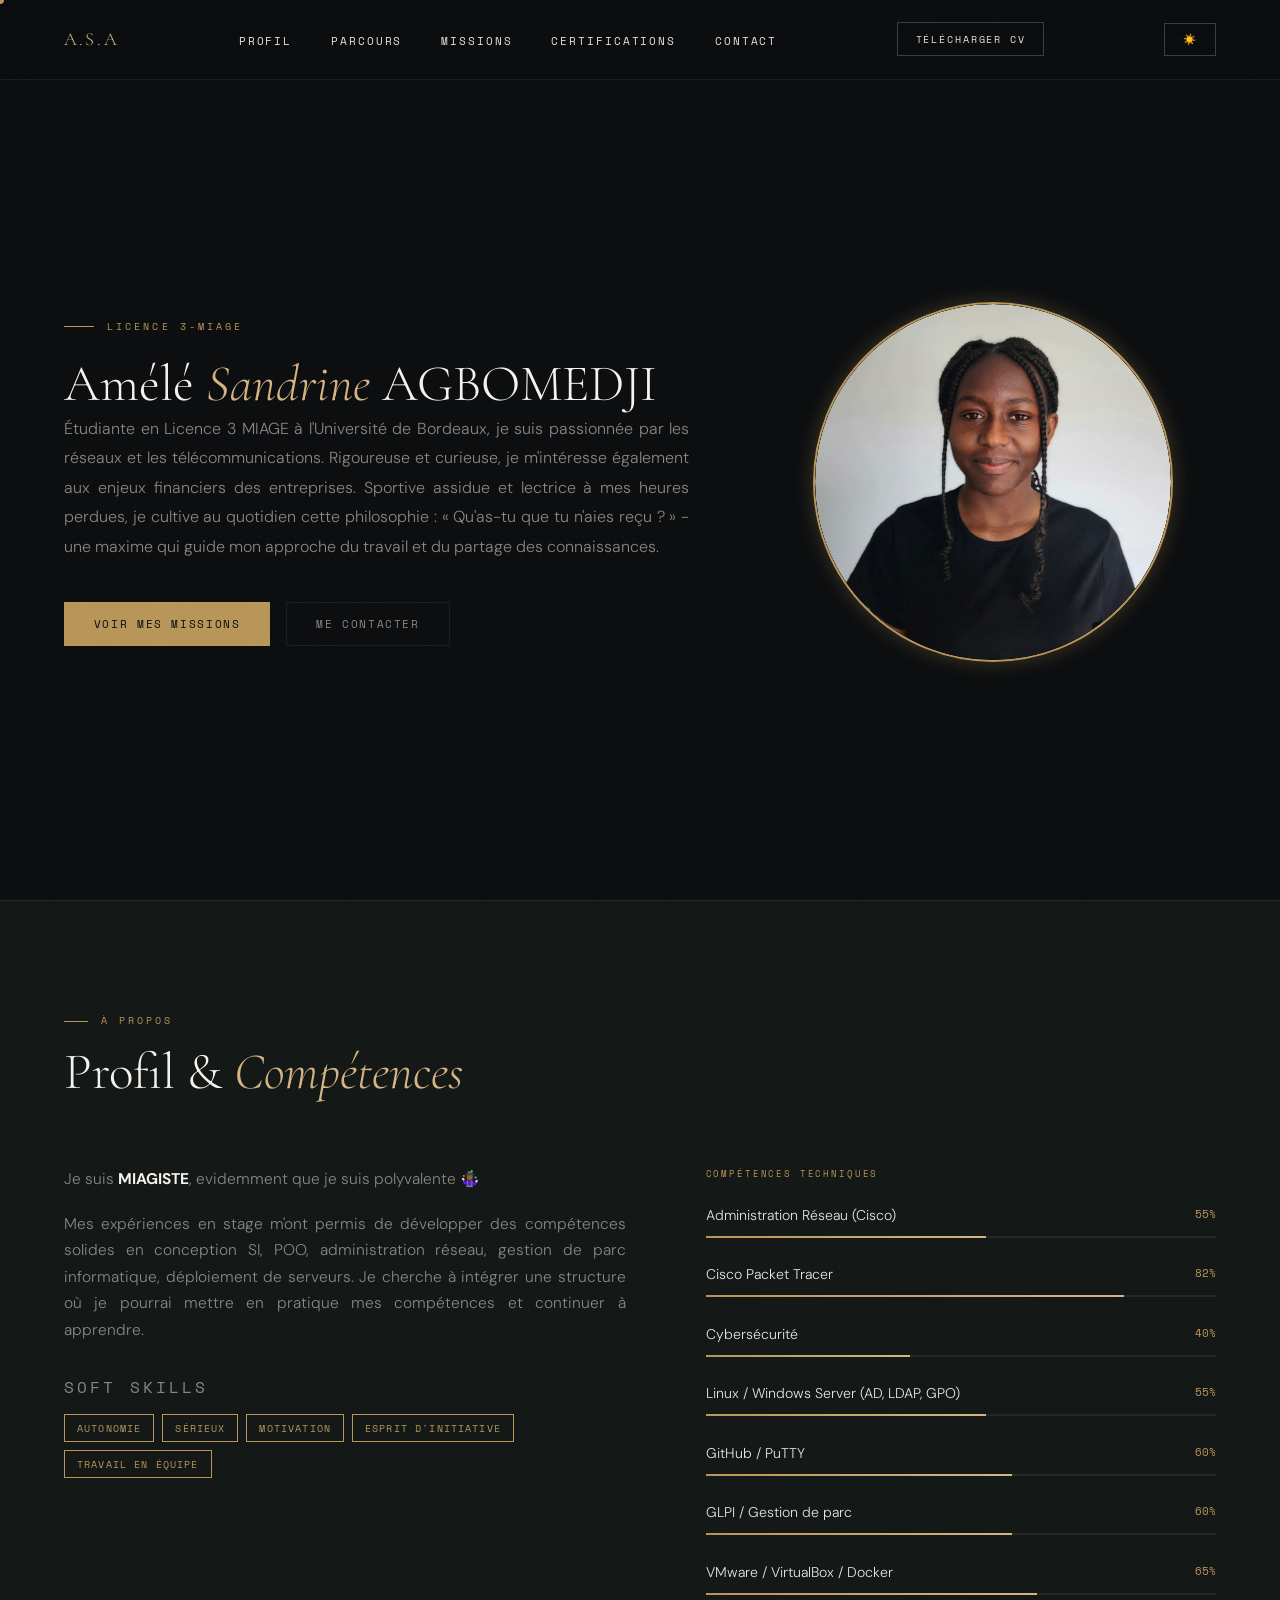
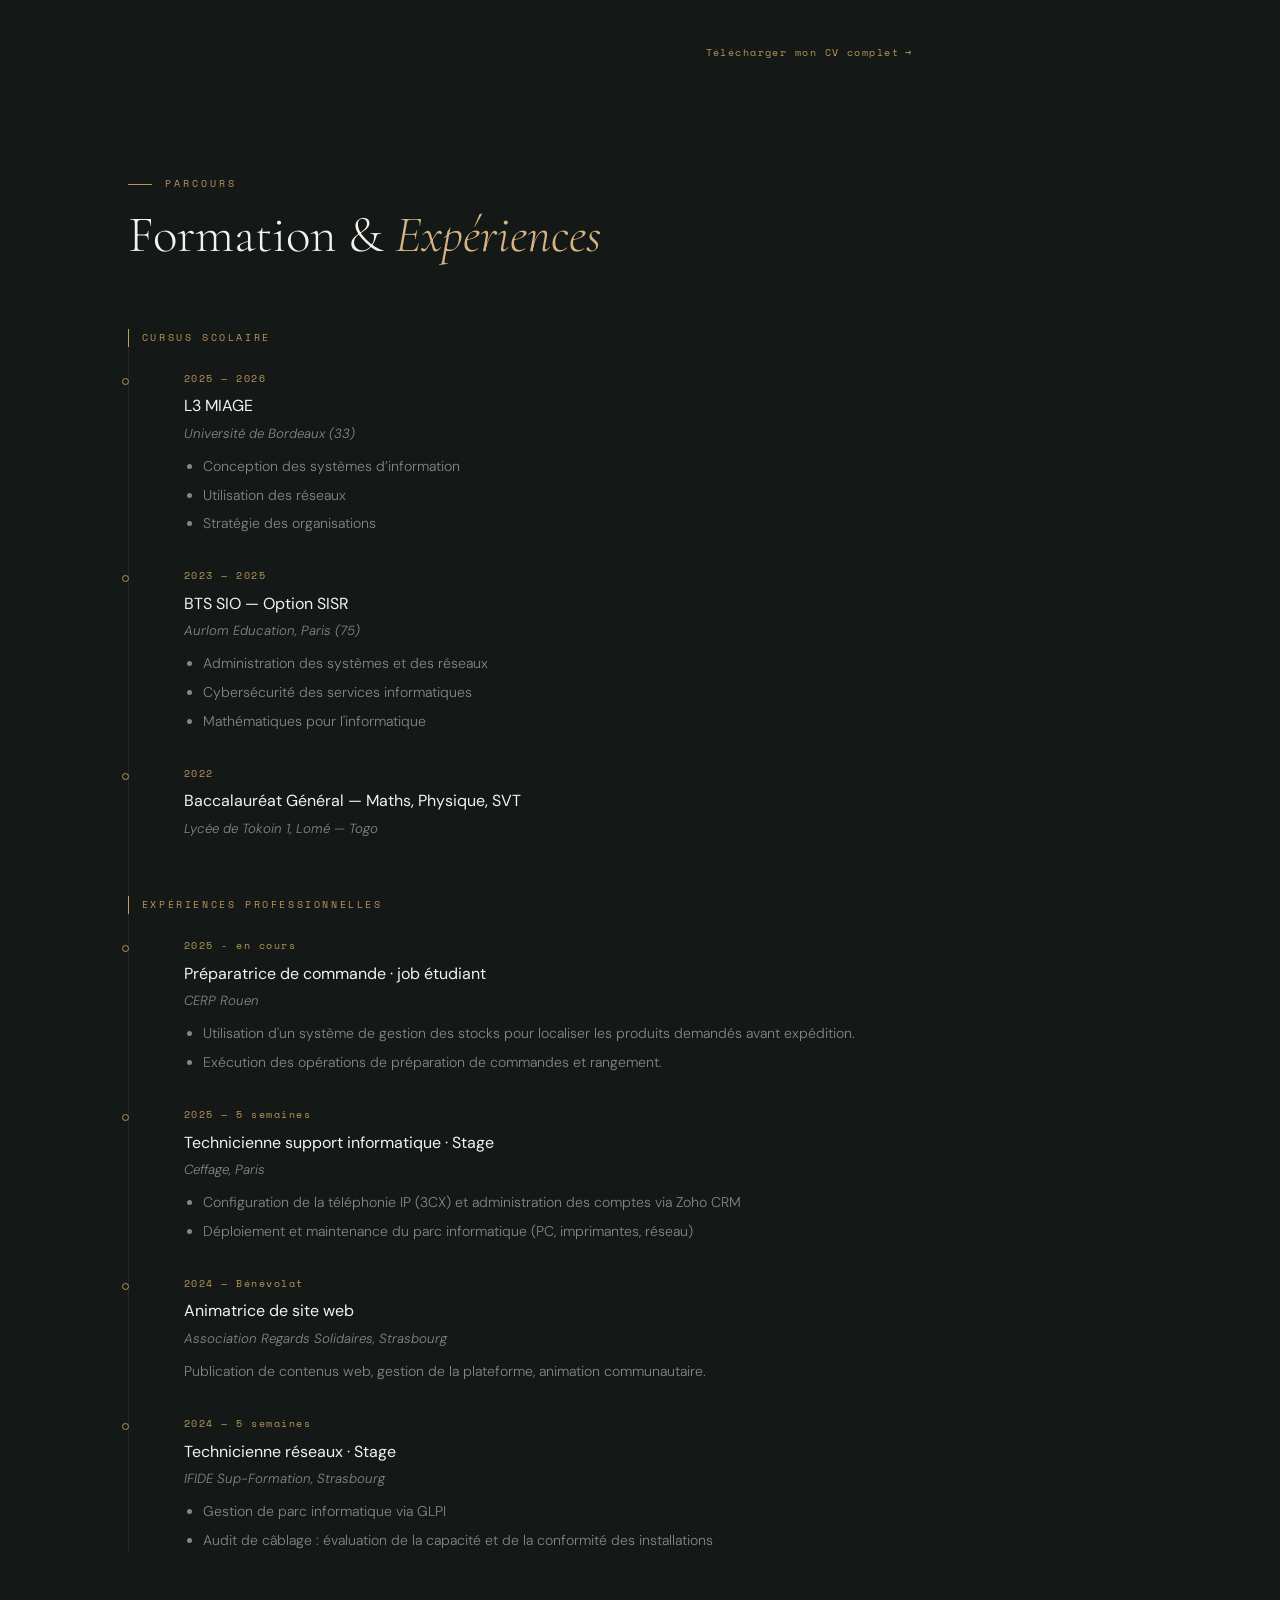
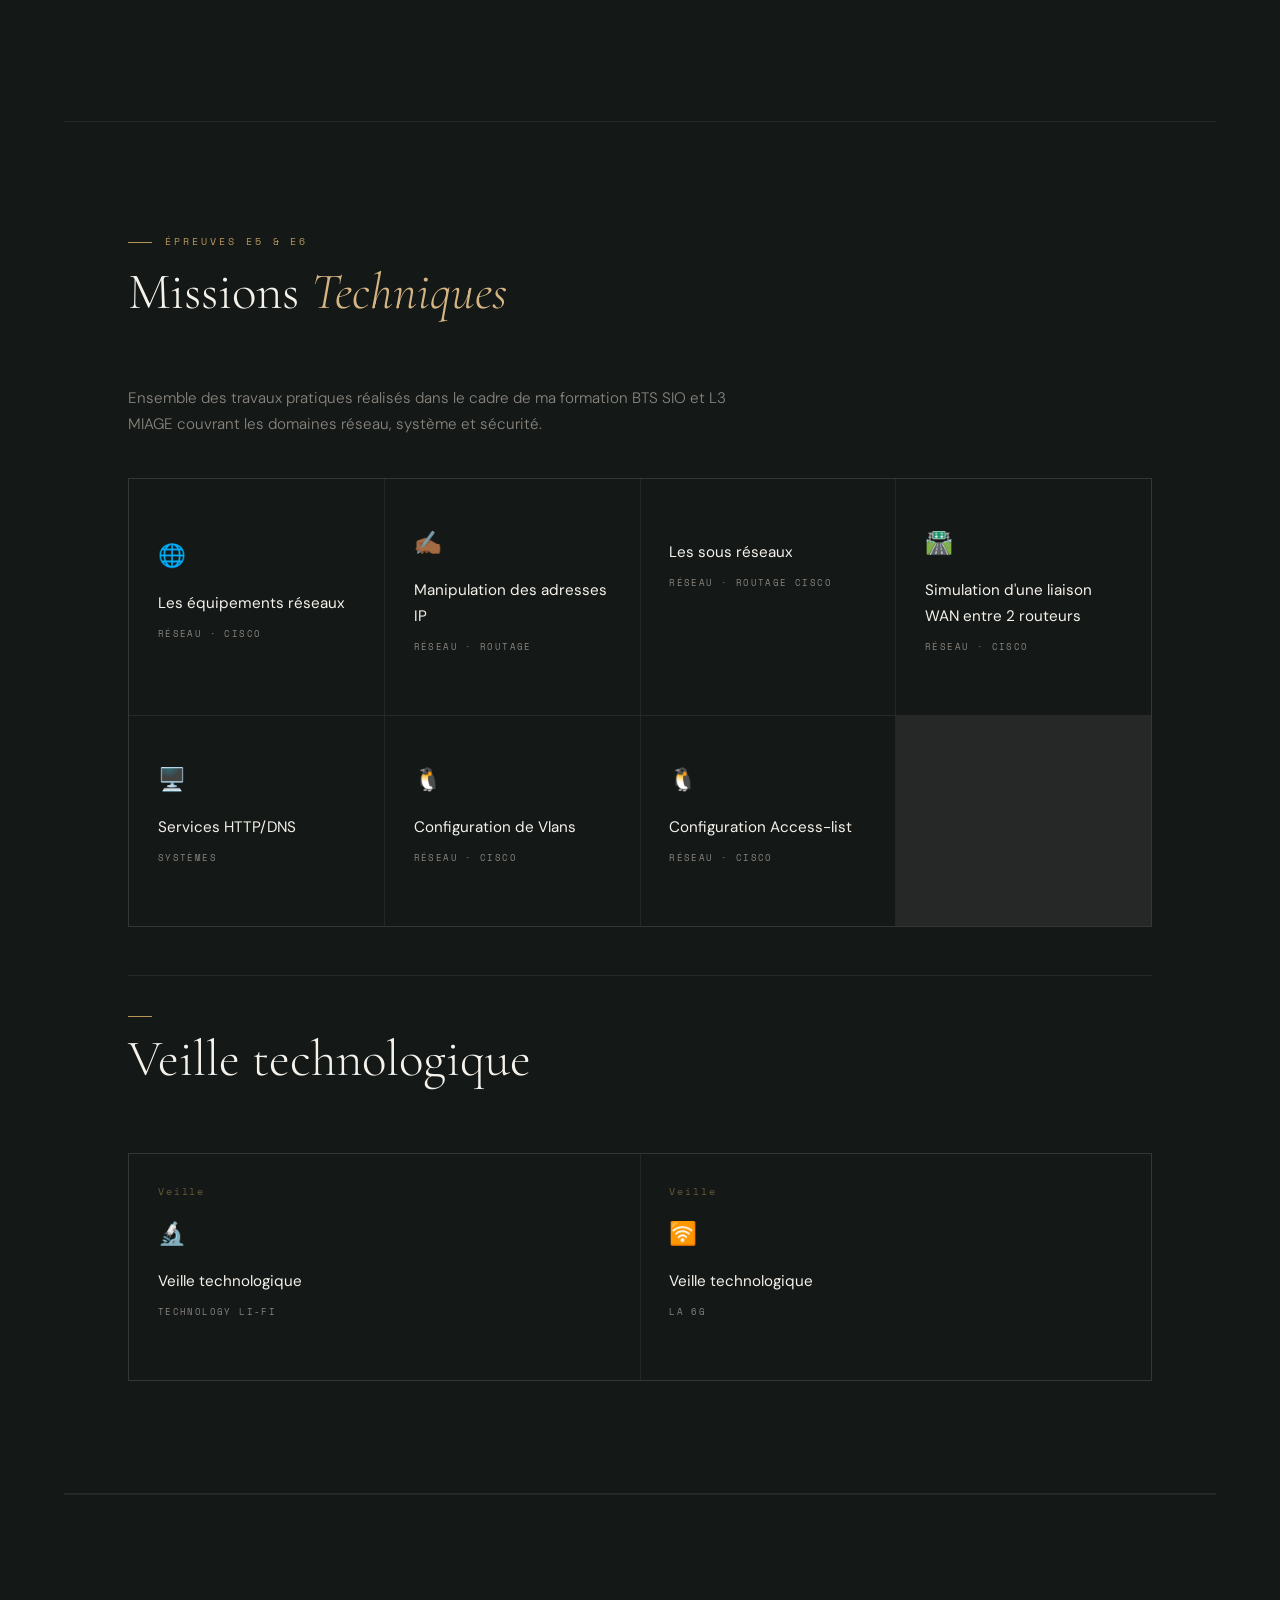
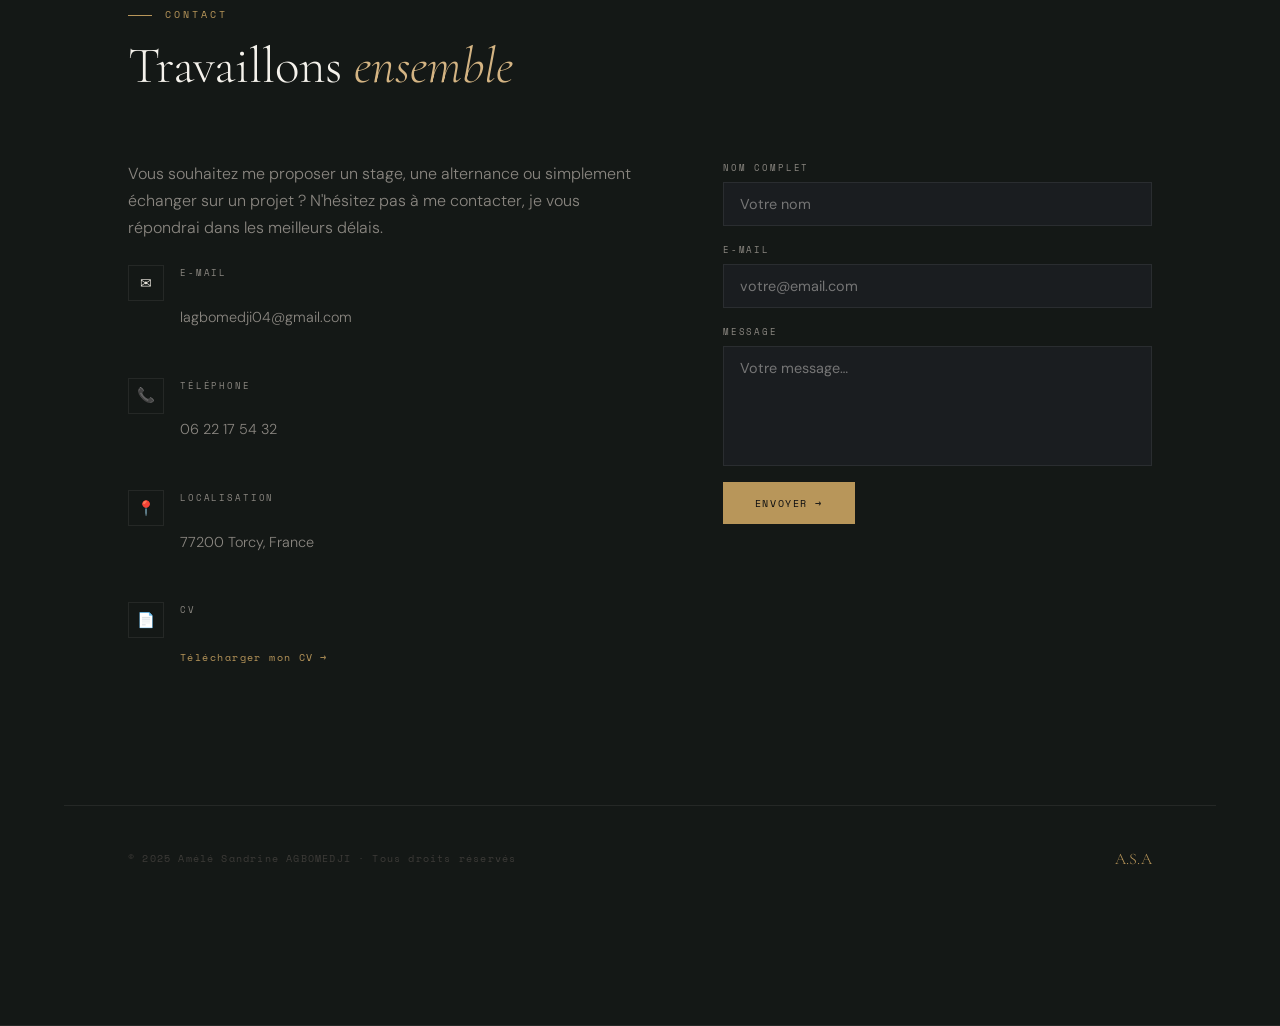
<file: index.html>
<!DOCTYPE html>
<html lang="fr">
<head>
  <meta charset="UTF-8" />
  <meta name="viewport" content="width=device-width, initial-scale=1.0"/>
  <title>Amélé Sandrine AGBOMEDJI — Portfolio Licence 3</title>
  <link rel="preconnect" href="https://fonts.googleapis.com">
  <link href="https://fonts.googleapis.com/css2?family=Cormorant+Garamond:ital,wght@0,300;0,400;0,600;1,300&family=DM+Sans:wght@300;400;500&family=Space+Mono:wght@400;700&display=swap" rel="stylesheet">
  <link rel="stylesheet" href="Portfolio Sandrine.css" />
</head>
<body>
  <div class="bg-noise"></div>
  <div class="cursor" id="cursor"></div>

  <nav>
    <a href="#hero" class="nav-logo">A.S.A</a>
    <ul class="nav-links">
      <li><a href="#about">Profil</a></li>
      <li><a href="#parcours">Parcours</a></li>
      <li><a href="#missions">Missions</a></li>
      <li><a href="#certifications">Certifications</a></li>
      <li><a href="#contact">Contact</a></li>
    </ul>
    <a href="fichiers/CV_Recherche_de_Stage_Amele_Sandrine.pdf" class="nav-cv" target="_blank">Télécharger CV</a>
    <button class="theme-toggle" id="themeToggle" aria-label="Changer de thème">☀️</button>
    <button class="hamburger" id="hamburger" aria-label="Menu">
      <span></span><span></span><span></span>
    </button>
  </nav>

  <div class="mobile-nav" id="mobileNav">
    <a href="#about" onclick="closeMobile()">Profil</a>
    <a href="#parcours" onclick="closeMobile()">Parcours</a>
    <a href="#missions" onclick="closeMobile()">Missions</a>
    <a href="#certifications" onclick="closeMobile()">Certifications</a>
    <a href="#contact" onclick="closeMobile()">Contact</a>
    <button class="theme-toggle" id="themeToggleMobile" aria-label="Changer de thème">☀️</button>
    <a href="fichiers/CV_Recherche_de_Stage_Amele_Sandrine.pdf" target="_blank">CV ↗</a>
  </div>

  <section id="hero">
    <div class="hero-grid">
      <div>
        <p class="hero-eyebrow">Licence 3-MIAGE</p>
        <h2>Amélé <em> Sandrine </em> AGBOMEDJI</h2>
        <p class="hero-desc">
          Étudiante en Licence 3 MIAGE à l'Université de Bordeaux, je suis passionnée par les réseaux et les télécommunications. Rigoureuse et curieuse, je m'intéresse également aux enjeux financiers des entreprises. Sportive assidue et lectrice à mes heures perdues, je cultive au quotidien cette philosophie : « Qu'as-tu que tu n'aies reçu ? » - une maxime qui guide mon approche du travail et du partage des connaissances.
        </p>
        <div class="hero-ctas">
          <a href="#missions" class="btn-primary">Voir mes missions</a>
          <a href="#contact" class="btn-outline">Me contacter</a>
        </div>
      </div>
      <div class="hero-visual">
        <div class="hero-avatar-wrap">
          <div class="hero-avatar-border"></div>
          <div class="hero-avatar-bg">
            <img src="images\ph_S.jpg" alt="Sandrine AGBOMEDJI"
              style="width:100%;height:100%;object-fit:cover;object-position:center;position:absolute;inset: 0px;border-radius:50%;"
              onerror="this.style.display='none'" />
            <span class="initials-large"> </span>
          </div>
          <span class="hero-badge">Licence 3 ·MIAGE</span>
        </div>
        <div class="hero-deco"></div>
      </div>
    </div>
  </section>

  <section id="about">
    <div class="section-inner">
      <div class="section-header reveal">
        <p class="section-tag">À propos</p>
        <h2>Profil &amp; <em>Compétences</em></h2>
      </div>
      <div class="about-grid">
        <div class="about-text reveal">
          <p>Je suis <strong style="color:var(--white)">MIAGISTE</strong>, evidemment que je suis polyvalente 🤹🏾‍♀️</p>
          <p>Mes expériences en stage m'ont permis de développer des compétences solides en conception SI, POO, administration réseau, gestion de parc informatique, déploiement de serveurs. Je cherche à intégrer une structure où je pourrai mettre en pratique mes compétences et continuer à apprendre.</p>


          <div style="margin-top:2rem;">
            <p class="info-label" style="margin-bottom:.8rem;">Soft Skills</p>
            <div style="display:flex;flex-wrap:wrap;gap:.5rem;">
              <span class="skill-badge">Autonomie</span>
              <span class="skill-badge">Sérieux</span>
              <span class="skill-badge">Motivation</span>
              <span class="skill-badge">Esprit d'initiative</span>
              <span class="skill-badge">Travail en équipe</span>
            </div>
          </div>
        </div>

        <div class="skills-col reveal reveal-delay-2">
          <p class="info-label" style="margin-bottom:1.4rem;">Compétences techniques</p>
          <div class="skill-item">
            <div class="skill-header"><span class="skill-name">Administration Réseau (Cisco)</span><span class="skill-pct">55%</span></div>
            <div class="skill-bar"><div class="skill-fill" data-width="55"></div></div>
          </div>
          <div class="skill-item">
            <div class="skill-header"><span class="skill-name">Cisco Packet Tracer</span><span class="skill-pct">82%</span></div>
            <div class="skill-bar"><div class="skill-fill" data-width="82"></div></div>
          </div>
          <div class="skill-item">
            <div class="skill-header"><span class="skill-name">Cybersécurité</span><span class="skill-pct">40%</span></div>
            <div class="skill-bar"><div class="skill-fill" data-width="40"></div></div>
          </div>
          <div class="skill-item">
            <div class="skill-header"><span class="skill-name">Linux / Windows Server (AD, LDAP, GPO)</span><span class="skill-pct">55%</span></div>
            <div class="skill-bar"><div class="skill-fill" data-width="55"></div></div>
          </div>
          <div class="skill-item">
            <div class="skill-header"><span class="skill-name">GitHub / PuTTY</span><span class="skill-pct">60%</span></div>
            <div class="skill-bar"><div class="skill-fill" data-width="60"></div></div>
          </div>
          <div class="skill-item">
            <div class="skill-header"><span class="skill-name">GLPI / Gestion de parc</span><span class="skill-pct">60%</span></div>
            <div class="skill-bar"><div class="skill-fill" data-width="60"></div></div>
          </div>          
          <div class="skill-item">
            <div class="skill-header"><span class="skill-name">VMware / VirtualBox / Docker</span><span class="skill-pct">65%</span></div>
            <div class="skill-bar"><div class="skill-fill" data-width="65"></div></div>
          </div>
          
          <a href="fichiers/CV_Recherche_de_Stage_Amele_Sandrine.pdf" class="tl-link" target="_blank" style="margin-top:1.5rem;display:inline-flex;">Télécharger mon CV complet</a>
        </div>
      </div>
    </div
  </section>

  <section id="parcours">
    <div class="section-inner">
      <div class="section-header reveal">
        <p class="section-tag">Parcours</p>
        <h2>Formation &amp; <em>Expériences</em></h2>
      </div>
      <div class="timeline reveal">
        <div class="timeline-section">
          <p class="timeline-section-title">Cursus scolaire</p>
          <div class="timeline-item">
            <p class="tl-date">2025 — 2026</p>
            <p class="tl-title">L3 MIAGE</p>
            <p class="tl-org">Université de Bordeaux (33)</p>
            <div class="tl-desc"><ul>
              <li>Conception des systèmes d’information</li>
              <li>Utilisation des réseaux</li>
              <li>Stratégie des organisations</li>
            </ul></div>
          </div>

          <div class="timeline-item">
            <p class="tl-date">2023 — 2025</p>
            <p class="tl-title">BTS SIO — Option SISR</p>
            <p class="tl-org">Aurlom Education, Paris (75)</p>
            <div class="tl-desc"><ul>
              <li>Administration des systèmes et des réseaux</li>
              <li>Cybersécurité des services informatiques</li>
              <li>Mathématiques pour l'informatique</li>
            </ul></div>
          </div>
          <div class="timeline-item">
            <p class="tl-date">2022</p>
            <p class="tl-title">Baccalauréat Général — Maths, Physique, SVT</p>
            <p class="tl-org">Lycée de Tokoin 1, Lomé — Togo</p>
          </div>
        </div>
        
        <div class="timeline-section">
          <p class="timeline-section-title">Expériences professionnelles</p>
          <div class="timeline-item">
            <p class="tl-date">2025 - en cours</p>
            <p class="tl-title">Préparatrice de commande · job étudiant</p>
            <p class="tl-org">CERP Rouen</p>
            <div class="tl-desc"><ul>
              <li>Utilisation d'un système de gestion des stocks pour localiser les produits demandés avant expédition.</li>
              <li>Exécution des opérations de préparation de commandes et rangement.</li>
            </ul></div>
          </div>
          <div class="timeline-item">
            <p class="tl-date">2025 — 5 semaines</p>
            <p class="tl-title">Technicienne support informatique · Stage</p>
            <p class="tl-org">Ceffage, Paris</p>
            <div class="tl-desc"><ul>
              <li>Configuration de la téléphonie IP (3CX) et administration des comptes via Zoho CRM</li>
              <li>Déploiement et maintenance du parc informatique (PC, imprimantes, réseau)</li>
            </ul></div>
          </div>
          <div class="timeline-item">
            <p class="tl-date">2024 — Bénévolat</p>
            <p class="tl-title">Animatrice de site web</p>
            <p class="tl-org">Association Regards Solidaires, Strasbourg</p>
            <div class="tl-desc"><p>Publication de contenus web, gestion de la plateforme, animation communautaire.</p></div>
          </div>
          <div class="timeline-item">
            <p class="tl-date">2024 — 5 semaines</p>
            <p class="tl-title">Technicienne réseaux · Stage</p>
            <p class="tl-org">IFIDE Sup-Formation, Strasbourg</p>
            <div class="tl-desc"><ul>
              <li>Gestion de parc informatique via GLPI</li>
              <li>Audit de câblage : évaluation de la capacité et de la conformité des installations</li>
            </ul></div>
          </div>
        </div>
      </div>
    </div>
  </section>

  <section id="missions">
    <div class="section-inner">
      <div class="section-header reveal">
        <p class="section-tag">Épreuves E5 &amp; E6</p>
        <h2>Missions <em>Techniques</em></h2>
      </div>
      <p class="reveal" style="color:var(--text-dim);margin-bottom:2.5rem;max-width:600px;font-size:.95rem;">Ensemble des travaux pratiques réalisés dans le cadre de ma formation BTS SIO et L3 MIAGE couvrant les domaines réseau, système et sécurité.</p>

      <div class="missions-grid missions-projects reveal">

        <a href="fichiers/TDM2.pdf" class="mission-card" target="_blank">
          <p class="mission-icon"><p class="mission-icon">🌐</p>
          <p class="mission-title">Les équipements réseaux</p>
          <p class="mission-tag">Réseau · Cisco</p>
          <p class="mission-arrow">→ Voir le document</p>
        </a>

        <a href="fichiers/TDM3.pdf" class="mission-card" target="_blank">
          <p class="mission-num"></p><p class="mission-icon">✍🏾</p>
          <p class="mission-title">Manipulation des adresses IP</p>
          <p class="mission-tag">Réseau · Routage</p>
          <p class="mission-arrow">→ Voir le document</p>
        </a>

        <a href="fichiers/TDM4.pdf" class="mission-card" target="_blank">
          <p class="mission-num"></p><p class="mission-icon"></p>
          <p class="mission-title">Les sous réseaux</p>
          <p class="mission-tag">Réseau · Routage Cisco</p>
          <p class="mission-arrow">→ Voir le document</p>
        </a>
        
        <a href="fichiers/TDM5-V.pdf" class="mission-card" target="_blank">
          <p class="mission-num"></p><p class="mission-icon">🛣️</p>
          <p class="mission-title">Simulation d'une liaison WAN entre 2 routeurs</p>
          <p class="mission-tag">Réseau · Cisco</p>
          <p class="mission-arrow">→ Voir le document</p>
        </a>

        <a href="fichiers/TDM_6_HTTP_DNS.pdf" class="mission-card" target="_blank">
          <p class="mission-num"></p><p class="mission-icon">🖥️</p>
          <p class="mission-title">Services HTTP/DNS</p>
          <p class="mission-tag">Systèmes</p>
          <p class="mission-arrow">→ Voir le document</p>
        </a>

        <a href="fichiers/TDM8(1).pdf" class="mission-card" target="_blank">
          <p class="mission-num"></p><p class="mission-icon">🐧</p>
          <p class="mission-title">Configuration de Vlans</p>
          <p class="mission-tag">Réseau · Cisco</p>
          <p class="mission-arrow">→ Voir le document</p>
        </a>

        <a href="fichiers/TDM9.pdf" class="mission-card" target="_blank">
          <p class="mission-num"></p><p class="mission-icon">🐧</p>
          <p class="mission-title">Configuration Access-list</p>
          <p class="mission-tag">Réseau · Cisco</p>
          <p class="mission-arrow">→ Voir le document</p>
        </a>
      </div>

      <div class="divider" style="margin-top:3rem;"></div> 
      <div class="section-header reveal" style="margin-top:2.5rem;">
        <p class="section-tag"></p>
        <h2>Veille technologique <em></em></h2>
      </div>
      <div class="missions-grid veille-grid reveal">
        <a href="https://deb02sandra.github.io/Portfolio-de-Sandrine/documents/Blue Modern Futuristic Technology Presentation (1).pdf" class="mission-card" target="_blank">
          <p class="mission-num">Veille</p><p class="mission-icon">🔬</p>
          <p class="mission-title">Veille technologique</p>
          <p class="mission-tag">Technology LI-FI</p>
          <p class="mission-arrow">→ Voir le document</p>
        </a>

        <a href="fichiers/Présentation-3.pdf" class="mission-card" target="_blank">
          <p class="mission-num">Veille</p><p class="mission-icon">🛜</p>
          <p class="mission-title">Veille technologique</p>
          <p class="mission-tag">La 6G</p>
          <p class="mission-arrow">→ Voir le document</p>
        </a>
      </div>
    </div>
  </section>

  

  <section id="contact">
    <div class="section-inner">
      <div class="section-header reveal">
        <p class="section-tag">Contact</p>
        <h2>Travaillons <em>ensemble</em></h2>
      </div>
      <div class="contact-grid">
        <div class="contact-text reveal">
          <p>Vous souhaitez me proposer un stage, une alternance ou simplement échanger sur un projet ? N'hésitez pas à me contacter, je vous répondrai dans les meilleurs délais.</p>
          <div class="contact-item">
            <div class="contact-icon">✉</div>
            <div>
              <p class="contact-detail-label">E-mail</p>
              <p class="contact-detail-value">lagbomedji04@gmail.com</p>
            </div>
          </div>
          <div class="contact-item">
            <div class="contact-icon">📞</div>
            <div>
              <p class="contact-detail-label">Téléphone</p>
              <p class="contact-detail-value">06 22 17 54 32</p>
            </div>
          </div>
          <div class="contact-item">
            <div class="contact-icon">📍</div>
            <div>
              <p class="contact-detail-label">Localisation</p>
              <p class="contact-detail-value">77200 Torcy, France</p>
            </div>
          </div>
          <div class="contact-item">
            <div class="contact-icon">📄</div>
            <div>
              <p class="contact-detail-label">CV</p>
              <a href="fichiers/CV_Recherche_de_Stage_Amele_Sandrine.pdf" target="_blank" class="tl-link" style="margin-top:0;">Télécharger mon CV</a>
            </div>
          </div>
        </div>
        <div class="reveal reveal-delay-2">
          <form class="contact-form" onsubmit="handleSubmit(event)">
            <div class="form-group">
              <label class="form-label" for="nom">Nom complet</label>
              <input type="text" id="nom" class="form-input" placeholder="Votre nom" required />
            </div>
            <div class="form-group">
              <label class="form-label" for="email">E-mail</label>
              <input type="email" id="email" class="form-input" placeholder="votre@email.com" required />
            </div>
            <div class="form-group">
              <label class="form-label" for="msg">Message</label>
              <textarea id="msg" class="form-textarea" placeholder="Votre message…" required></textarea>
            </div>
            <button type="submit" class="btn-send">Envoyer →</button>
            <p id="form-success" style="display:none;color:var(--accent);font-family:'Space Mono',monospace;font-size:.7rem;letter-spacing:.1em;margin-top:.5rem;">✓ Message envoyé avec succès</p>
          </form>
        </div>
      </div>
    </div>
  </section>

  <footer>
    <p class="footer-copy">© 2025 Amélé Sandrine AGBOMEDJI · Tous droits réservés</p>
    <p class="footer-logo">A.S.A</p>
  </footer>

  <script src="Portfolio Sandrine.js"></script>
</body>
</html>
</file>
<file: Portfolio Sandrine.css>
*, *::before, *::after { box-sizing: border-box; margin: 0; padding: 0; }

:root {
  --bg: #0c0e10;
  --surface: #141816;
  --surface2: #1a1d20;
  --border: rgba(255,255,255,0.07);
  --accent: #b8965a;
  --accent2: #d4b483;
  --text: #e8e4dc;
  --text-dim: #8a8680;
  --text-faint: #3d3b38;
  --white: #f5f2ec;
}

.light-theme {
  --bg: #f5f2ec;
  --surface: #ffffff;
  --surface2: #f9f7f2;
  --border: rgba(0,0,0,0.07);
  --accent: #b8965a;
  --accent2: #d4b483;
  --text: #0c0e10;
  --text-dim: #3d3b38;
  --text-faint: #8a8680;
  --white: #0c0e10;
}

html { scroll-behavior: smooth; font-size: clamp(14px, 2vw, 16px); }

body {
  background: var(--bg);
  color: var(--text);
  font-family: 'DM Sans', sans-serif;
  font-weight: 300;
  line-height: 1.7;
  overflow-x: hidden;
}

.cursor {
  width: 8px; height: 8px;
  background: var(--accent);
  border-radius: 50%;
  position: fixed; top: 0; left: 0;
  pointer-events: none;
  z-index: 9999;
  transition: transform .15s ease;
  transform: translate(-50%,-50%);
}

nav {
  position: fixed; top: 0; left: 0; right: 0;
  z-index: 1000;
  display: flex; align-items: center; justify-content: space-between;
  padding: 1.4rem 4rem;
  background: rgba(12,14,16,0.85);
  backdrop-filter: blur(20px);
  border-bottom: 1px solid var(--border);
}
.nav-logo {
  font-family: 'Cormorant Garamond', serif;
  font-size: 1.15rem;
  font-weight: 300;
  letter-spacing: .12em;
  color: var(--accent2);
  text-decoration: none;
}
.nav-links { display: flex; gap: 2.4rem; list-style: none; }
.nav-links a {
  font-family: 'Space Mono', monospace;
  font-size: .68rem;
  letter-spacing: .18em;
  text-transform: uppercase;
  color: #e8e4dc;
  text-decoration: none;
  transition: color .25s;
  position: relative;
  font-weight: 500;
}
.nav-links a::after {
  content: '';
  position: absolute; bottom: -4px; left: 0; right: 0;
  height: 1px; background: var(--accent);
  transform: scaleX(0); transform-origin: left;
  transition: transform .3s ease;
}
.nav-links a:hover { color: var(--accent2); }
.nav-links a:hover::after { transform: scaleX(1); }
.nav-cv {
  font-family: 'Space Mono', monospace;
  font-size: .65rem;
  letter-spacing: .18em;
  text-transform: uppercase;
  color: #e8e4dc;
  border: 1px solid rgba(255,255,255,0.2);
  padding: .45rem 1.1rem;
  text-decoration: none;
  transition: background .25s, color .25s;
}

/* Pour chaque conteneur d'image */
.image-container {
    width: 300px;  /* ou la dimension que tu souhaites */
    height: 200px; /* même largeur/hauteur pour toutes */
    overflow: hidden;
    position: relative;
}

.image-container img {
    width: 100%;
    height: 100%;
    object-fit: cover; /* ou contain selon l'effet désiré */
    object-position: center;
}
.nav-cv:hover { background: var(--accent); color: var(--bg); }
.theme-toggle {
  background: none;
  border: 1px solid rgba(255,255,255,0.2);
  color: #e8e4dc;
  padding: .45rem 1.1rem;
  font-family: 'Space Mono', monospace;
  font-size: .65rem;
  letter-spacing: .18em;
  text-transform: uppercase;
  cursor: pointer;
  transition: background .25s, color .25s;
}
.theme-toggle:hover { background: var(--accent); color: var(--bg); }
.hamburger { display: none; flex-direction: column; gap: 5px; cursor: pointer; background: none; border: none; }
.hamburger span { width: 24px; height: 1px; background: var(--text); display: block; transition: .3s; }

#hero {
  min-height: 100vh;
  display: flex; align-items: center;
  padding: 9rem 4rem 5rem;
  position: relative;
  overflow: hidden;
}
.hero-grid {
  display: grid;
  grid-template-columns: minmax(0,1.4fr) minmax(0,1fr);
  gap: 5rem;
  align-items: center;
  max-width: 1200px; margin: 0 auto; width: 100%;
}
.hero-eyebrow {
  font-family: 'Space Mono', monospace;
  font-size: .65rem;
  letter-spacing: .3em;
  color: var(--accent);
  text-transform: uppercase;
  margin-bottom: 1.2rem;
  display: flex; align-items: center; gap: .8rem;
}
.hero-eyebrow::before { content: ''; width: 30px; height: 1px; background: var(--accent); }
h1 {
  font-family: 'Cormorant Garamond', serif;
  font-size: clamp(3rem, 6vw, 5.5rem);
  font-weight: 300;
  line-height: 1.08;
  letter-spacing: -.01em;
  color: var(--white);
  margin-bottom: 1.5rem;
}
h1 em { font-style: italic; color: var(--accent2); }
.hero-desc {
  font-size: 1rem;
  color: var(--text-dim);
  line-height: 1.85;
  margin-bottom: 2.5rem;
  text-align: justify;
}
.hero-ctas { display: flex; gap: 1rem; flex-wrap: wrap; }
.btn-primary {
  background: var(--accent);
  color: var(--bg);
  padding: .75rem 1.8rem;
  font-family: 'Space Mono', monospace;
  font-size: .68rem;
  letter-spacing: .15em;
  text-transform: uppercase;
  text-decoration: none;
  border: 1px solid var(--accent);
  transition: .25s;
}
.btn-primary:hover { background: transparent; color: var(--accent); }
.btn-outline {
  background: transparent;
  color: var(--text-dim);
  padding: .75rem 1.8rem;
  font-family: 'Space Mono', monospace;
  font-size: .68rem;
  letter-spacing: .15em;
  text-transform: uppercase;
  text-decoration: none;
  border: 1px solid var(--border);
  transition: .25s;
}
.btn-outline:hover { border-color: var(--text-dim); color: var(--text); }
.hero-visual {
  display: flex; align-items: center; justify-content: center;
  position: relative;
}
.hero-avatar-wrap {
  width: 360px; height: 360px;
  position: relative;
  border-radius: 50%;
  overflow: hidden;
  border: 2px solid var(--accent);
  box-shadow: 0 0 20px rgba(184, 150, 90, 0.3);
}
.hero-avatar-bg {
  position: absolute; inset: 0;
  background: linear-gradient(135deg, var(--surface) 0%, var(--surface2) 100%);
  display: flex; align-items: center; justify-content: center;
  overflow: hidden;
  border-radius: 50%;
}
.initials-large {
  font-family: 'Cormorant Garamond', serif;
  font-size: 7rem;
  font-weight: 300;
  color: var(--accent);
  opacity: .18;
  letter-spacing: -.05em;
}
.hero-badge {
  position: absolute;
  bottom: -2.8rem; left: 50%;
  transform: translateX(-50%);
  background: var(--accent);
  color: var(--bg);
  font-family: 'Space Mono', monospace;
  font-size: .6rem;
  letter-spacing: .15em;
  text-transform: uppercase;
  padding: .6rem 1.2rem;
  white-space: nowrap;
}
.hero-deco {
  position: absolute;
  width: 350px; height: 350px;
  border: 1px solid var(--text-faint);
  border-radius: 50%;
  top: 50%; left: 50%;
  transform: translate(-50%,-50%);
  animation: spin 30s linear infinite;
  pointer-events: none;
  display: none;
}
@keyframes spin { to { transform: translate(-50%,-50%) rotate(360deg); } }

.bg-noise {
  position: fixed; inset: 0;
  pointer-events: none; z-index: -1;
  background-image: url("data:image/svg+xml,%3Csvg viewBox='0 0 256 256' xmlns='http://www.w3.org/2000/svg'%3E%3Cfilter id='n'%3E%3CfeTurbulence type='fractalNoise' baseFrequency='0.75' numOctaves='4' stitchTiles='stitch'/%3E%3C/filter%3E%3Crect width='100%25' height='100%25' filter='url(%23n)' opacity='0.03'/%3E%3C/svg%3E");
  opacity: .4;
}

section { padding: 7rem 4rem; }
.section-inner { max-width: 1200px; margin: 0 auto; }
.section-header { margin-bottom: 4rem; }
.section-tag {
  font-family: 'Space Mono', monospace;
  font-size: .62rem;
  letter-spacing: .3em;
  color: var(--accent);
  text-transform: uppercase;
  margin-bottom: .8rem;
  display: flex; align-items: center; gap: .8rem;
}
.section-tag::before { content: ''; width: 24px; height: 1px; background: var(--accent); }
h2 {
  font-family: 'Cormorant Garamond', serif;
  font-size: clamp(2rem, 4vw, 3.2rem);
  font-weight: 300;
  color: var(--white);
  line-height: 1.15;
}
h2 em { font-style: italic; color: var(--accent2); }

#about { background: var(--surface); border-top: 1px solid var(--border); border-bottom: 1px solid var(--border); }
.about-grid { display: grid; grid-template-columns: 1.1fr 1fr; gap: 5rem; align-items: start; }
.about-text p { color: var(--text-dim); margin-bottom: 1.2rem; font-size: .97rem; text-align: justify; }
.about-infos { display: grid; grid-template-columns: 1fr 1fr; gap: .6rem; margin-top: 2rem; }
.info-item { padding: 1rem; border: 1px solid var(--border); }
.info-label {
  font-family: 'Space Mono', monospace;
  font-size: .58rem; letter-spacing: .2em;
  color: var(--accent); text-transform: uppercase;
  margin-bottom: .3rem;
}
.info-value { font-size: .88rem; color: var(--text); }
.skill-item { margin-bottom: 1.6rem; }
.skill-header { display: flex; justify-content: space-between; margin-bottom: .5rem; }
.skill-name { font-size: .88rem; color: var(--text); }
.skill-pct { font-family: 'Space Mono', monospace; font-size: .7rem; color: var(--accent); }
.skill-bar { height: 2px; background: var(--border); }
.skill-fill {
  height: 100%; background: linear-gradient(90deg, var(--accent), var(--accent2));
  width: 0; transition: width 1.2s cubic-bezier(.4,0,.2,1);
}

.timeline { position: relative; padding-left: 2rem; }
.timeline::before {
  content: ''; position: absolute; left: 0; top: 0; bottom: 0;
  width: 1px; background: var(--border);
}
.timeline-section { margin-bottom: 3.5rem; }
.timeline-section-title {
  font-family: 'Space Mono', monospace;
  font-size: .65rem; letter-spacing: .25em;
  color: var(--accent); text-transform: uppercase;
  margin-bottom: 1.5rem; margin-left: -2rem;
  padding-left: .8rem; border-left: 1px solid var(--accent);
}
.timeline-item { position: relative; margin-bottom: 2rem; padding-left: 1.5rem; }
.timeline-item::before {
  content: ''; position: absolute; left: -2.35rem; top: .45rem;
  width: 7px; height: 7px;
  background: var(--surface); border: 1px solid var(--accent);
  border-radius: 50%;
}
.tl-date {
  font-family: 'Space Mono', monospace;
  font-size: .62rem; letter-spacing: .15em;
  color: var(--accent); margin-bottom: .3rem;
}
.tl-title { font-size: 1rem; color: var(--white); margin-bottom: .2rem; font-weight: 400; }
.tl-org { font-size: .83rem; color: var(--text-dim); margin-bottom: .6rem; font-style: italic; }
.tl-desc { font-size: .88rem; color: var(--text-dim); }
.tl-desc ul { padding-left: 1.2rem; }
.tl-desc li { margin-bottom: .3rem; }
.tl-link {
  display: inline-flex; align-items: center; gap: .4rem;
  font-family: 'Space Mono', monospace;
  font-size: .6rem; letter-spacing: .15em;
  color: var(--accent); text-decoration: none;
  border-bottom: 1px solid transparent;
  transition: border-color .2s;
  margin-top: .5rem;
}
.tl-link:hover { border-color: var(--accent); }
.tl-link::after { content: '→'; }

#missions { background: var(--surface); border-top: 1px solid var(--border); border-bottom: 1px solid var(--border); }
.missions-grid {
  display: grid;
  grid-template-columns: repeat(auto-fill, minmax(260px, 1fr));
  gap: 1px;
  background: var(--border);
  border: 1px solid var(--border);
}
.missions-projects {
  grid-template-columns: repeat(4, 1fr);
}
.veille-grid {
  grid-template-columns: repeat(2, 1fr);
}
.mission-card {
  background: var(--surface);
  padding: 1.8rem;
  display: flex; flex-direction: column; gap: .6rem;
  transition: background .25s;
  text-decoration: none;
  color: inherit;
}
.mission-card:hover { background: var(--surface2); }
.mission-num {
  font-family: 'Space Mono', monospace;
  font-size: .6rem; letter-spacing: .2em;
  color: var(--accent); opacity: .5;
}
.mission-icon { font-size: 1.4rem; margin: .4rem 0; }
.mission-title { font-size: .95rem; color: var(--white); font-weight: 400; }
.mission-tag {
  font-family: 'Space Mono', monospace;
  font-size: .58rem; letter-spacing: .15em;
  color: var(--text-dim); text-transform: uppercase;
}
.mission-arrow {
  margin-top: auto;
  font-size: .8rem; color: var(--accent);
  opacity: 0; transform: translateX(-6px);
  transition: .25s;
}
.mission-card:hover .mission-arrow { opacity: 1; transform: translateX(0); }

.certifs-grid {
  display: grid;
  grid-template-columns: repeat(auto-fill, minmax(300px, 1fr));
  gap: 1.5rem;
}
.certif-card {
  border: 1px solid var(--border);
  background: var(--surface);
  padding: 1.8rem;
  display: flex; flex-direction: column; gap: .8rem;
  transition: border-color .25s, transform .25s;
  text-decoration: none; color: inherit;
}
.certif-card:hover { border-color: var(--accent); transform: translateY(-4px); }
.certif-issuer {
  font-family: 'Space Mono', monospace;
  font-size: .6rem; letter-spacing: .2em;
  color: var(--accent); text-transform: uppercase;
}
.certif-name { font-size: 1rem; color: var(--white); font-weight: 400; line-height: 1.35; }
.certif-cta {
  margin-top: .5rem;
  font-family: 'Space Mono', monospace;
  font-size: .6rem; letter-spacing: .15em;
  color: var(--text-dim);
  display: flex; align-items: center; gap: .5rem;
}
.certif-cta::after { content: '↗'; color: var(--accent); }

#contact { background: var(--surface); border-top: 1px solid var(--border); }
.contact-grid { display: grid; grid-template-columns: 1.2fr 1fr; gap: 5rem; }
.contact-text p { color: var(--text-dim); margin-bottom: 1.5rem; }
.contact-item { display: flex; align-items: flex-start; gap: 1rem; margin-bottom: 1.5rem; }
.contact-icon {
  width: 36px; height: 36px;
  border: 1px solid var(--border);
  display: flex; align-items: center; justify-content: center;
  flex-shrink: 0; font-size: .9rem;
}
.contact-detail-label {
  font-family: 'Space Mono', monospace;
  font-size: .58rem; letter-spacing: .2em;
  color: var(--accent); text-transform: uppercase; margin-bottom: .2rem;
}
.contact-detail-value { font-size: .9rem; color: var(--text); }
.contact-form { display: flex; flex-direction: column; gap: 1rem; }
.form-group { display: flex; flex-direction: column; gap: .4rem; }
.form-label {
  font-family: 'Space Mono', monospace;
  font-size: .58rem; letter-spacing: .2em;
  color: var(--text-dim); text-transform: uppercase;
}
.form-input, .form-textarea {
  background: var(--surface2);
  border: 1px solid var(--border);
  padding: .75rem 1rem;
  color: var(--text);
  font-family: 'DM Sans', sans-serif;
  font-size: .9rem;
  outline: none;
  transition: border-color .25s;
  resize: none;
}
.form-input:focus, .form-textarea:focus { border-color: var(--accent); }
.form-textarea { height: 120px; }
.btn-send {
  background: var(--accent); color: var(--bg);
  padding: .8rem 2rem;
  font-family: 'Space Mono', monospace;
  font-size: .65rem; letter-spacing: .15em;
  text-transform: uppercase;
  border: none; cursor: pointer;
  transition: .25s; width: fit-content;
}
.btn-send:hover { background: var(--accent2); }


footer {
  padding: 2.5rem 4rem;
  display: flex; align-items: center; justify-content: space-between;
  border-top: 1px solid var(--border);
}
.footer-copy {
  font-family: 'Space Mono', monospace;
  font-size: .62rem; letter-spacing: .12em;
  color: var(--text-faint);
}
.footer-logo {
  font-family: 'Cormorant Garamond', serif;
  font-size: 1rem; color: var(--accent);
}

.divider { height: 1px; background: var(--border); margin: 2.5rem 0; }

.reveal { opacity: 0; transform: translateY(28px); transition: opacity .7s ease, transform .7s ease; }
.reveal.visible { opacity: 1; transform: translateY(0); }
.reveal-delay-1 { transition-delay: .1s; }
.reveal-delay-2 { transition-delay: .2s; }
.reveal-delay-3 { transition-delay: .3s; }

.mobile-nav {
  position: fixed; inset: 0; background: var(--bg);
  z-index: 998;
  display: flex; flex-direction: column; align-items: center; justify-content: center;
  gap: 2rem;
  transform: translateX(100%);
  transition: transform .35s ease;
}
.mobile-nav.open { transform: translateX(0); }
.mobile-nav a {
  font-family: 'Cormorant Garamond', serif;
  font-size: 2rem; color: var(--text); text-decoration: none;
  font-weight: 300;
}
.mobile-nav a:hover { color: var(--accent2); }

@media (max-width: 1200px) {
  section { padding: 5rem 2rem; }
  .hero-grid { gap: 2.5rem; }
  .contact-grid, .about-grid { gap: 3rem; }
}

@media (max-width: 900px) {
  nav { padding: 1.2rem 1.5rem; }
  .nav-links, .nav-cv { display: none; }
  .hamburger { display: flex; }
  #hero { padding: 7rem 1.5rem 4rem; }
  .hero-grid { grid-template-columns: 1fr; gap: 2rem; }
  .hero-avatar-wrap { width: 280px; height: 280px; }
  .hero-visual { justify-content: flex-start; margin-top: 2rem; }
  section { padding: 4rem 1.5rem; }
  .about-grid, .contact-grid { grid-template-columns: 1fr; gap: 2.5rem; }
  .missions-grid { grid-template-columns: repeat(auto-fill, minmax(240px, 1fr)); }
  .certifs-grid { grid-template-columns: repeat(auto-fill, minmax(250px, 1fr)); }
  footer { padding: 2rem 1.5rem; flex-direction: column; gap: 1rem; text-align: center; }
  h1 { font-size: clamp(2.5rem, 5vw, 4rem); }
  h2 { font-size: clamp(1.6rem, 3vw, 2.5rem); }
}

@media (max-width: 640px) {
  nav { padding: 1rem 1rem; }
  #hero { padding: 6rem 1rem 3rem; }
  .hero-grid { grid-template-columns: 1fr; gap: 1.5rem; }
  .hero-avatar-wrap { width: 240px; height: 240px; margin: 0 auto; }
  .hero-visual { justify-content: center; }
  .hero-eyebrow { font-size: .6rem; }
  .hero-desc { max-width: 100%; font-size: .95rem; }
  .hero-ctas { flex-direction: column; }
  .hero-ctas a { width: 100%; text-align: center; }
  section { padding: 3rem 1rem; }
  .section-header { margin-bottom: 2rem; }
  h1 { font-size: clamp(2rem, 4vw, 3rem); }
  h2 { font-size: clamp(1.4rem, 2.5vw, 2rem); }
  .about-grid, .contact-grid { gap: 2rem; }
  .missions-grid { grid-template-columns: repeat(auto-fill, minmax(180px, 1fr)); gap: 0.5px; }
  .mission-card { padding: 1.2rem; }
  .certifs-grid { grid-template-columns: 1fr; }
  .timeline { padding-left: 1.5rem; }
  .contact-form { gap: 0.8rem; }
  .form-input, .form-textarea { font-size: .85rem; padding: .6rem .8rem; }
  footer { padding: 1.5rem 1rem; font-size: .85rem; }
  .skill-item { margin-bottom: 1.2rem; }
}

@media (max-width: 480px) {
  nav { padding: .8rem; flex-wrap: wrap; }
  .nav-logo { font-size: 1rem; }
  #hero { padding: 5rem 0.8rem 2rem; min-height: auto; }
  .hero-grid { gap: 1rem; }
  .hero-avatar-wrap { width: 200px; height: 200px; }
  .hero-eyebrow { font-size: .55rem; gap: .4rem; }
  .hero-eyebrow::before { width: 20px; }
  .hero-desc { font-size: .9rem; margin-bottom: 1.5rem; }
  .btn-primary, .btn-outline { padding: .6rem 1.2rem; font-size: .6rem; }
  section { padding: 2.5rem 0.8rem; }
  .section-tag { font-size: .55rem; }
  h1 { font-size: 1.8rem; line-height: 1.1; margin-bottom: 1rem; }
  h2 { font-size: 1.3rem; margin-bottom: 1.5rem; }
  .about-grid { gap: 1.5rem; }
  .missions-grid { grid-template-columns: 1fr; gap: 0.5px; }
  .mission-card { padding: 1rem; }
  .mission-icon { font-size: 1.2rem; }
  .certifs-grid { grid-template-columns: 1fr; }
  .certif-card { padding: 1.2rem; }
  .contact-item { gap: .8rem; }
  .contact-icon { width: 32px; height: 32px; font-size: .8rem; }
  .contact-form { gap: .6rem; }
  .form-group { gap: .3rem; }
  .form-label { font-size: .55rem; }
  .form-input, .form-textarea { font-size: .8rem; padding: .5rem .6rem; }
  .btn-send { padding: .6rem 1.2rem; font-size: .6rem; }
  footer { padding: 1rem 0.8rem; }
  .footer-copy { font-size: .55rem; }
  .timeline { padding-left: 1rem; }
  .timeline-item { padding-left: 1rem; }
  .timeline-item::before { left: -1.85rem; }
  .tl-date { font-size: .6rem; }
  .tl-title { font-size: .95rem; }
  .skill-badge { font-size: .55rem; padding: .25rem .6rem; }
}

.skill-badge {
  font-family: 'Space Mono', monospace;
  font-size: .6rem;
  letter-spacing: .12em;
  text-transform: uppercase;
  color: var(--accent);
  border: 1px solid var(--accent);
  padding: .3rem .75rem;
  white-space: nowrap;
}
</file>
